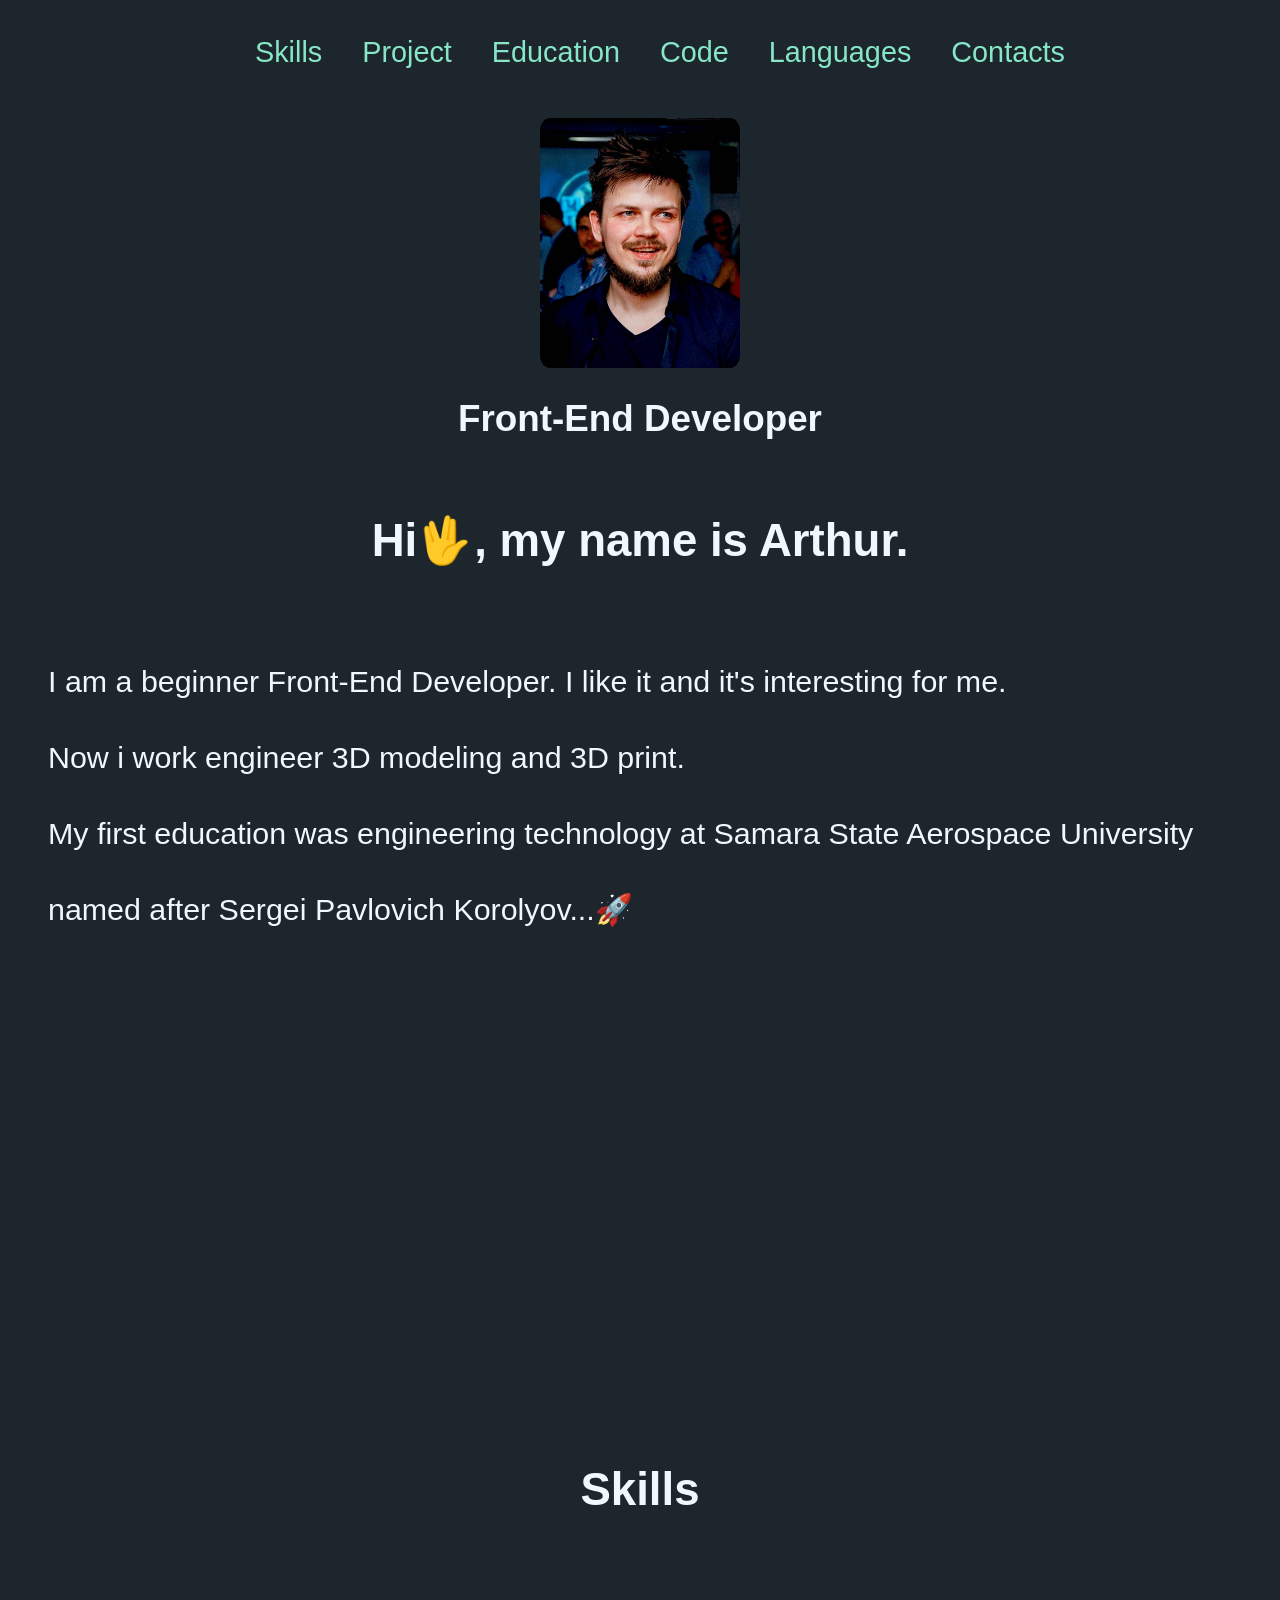
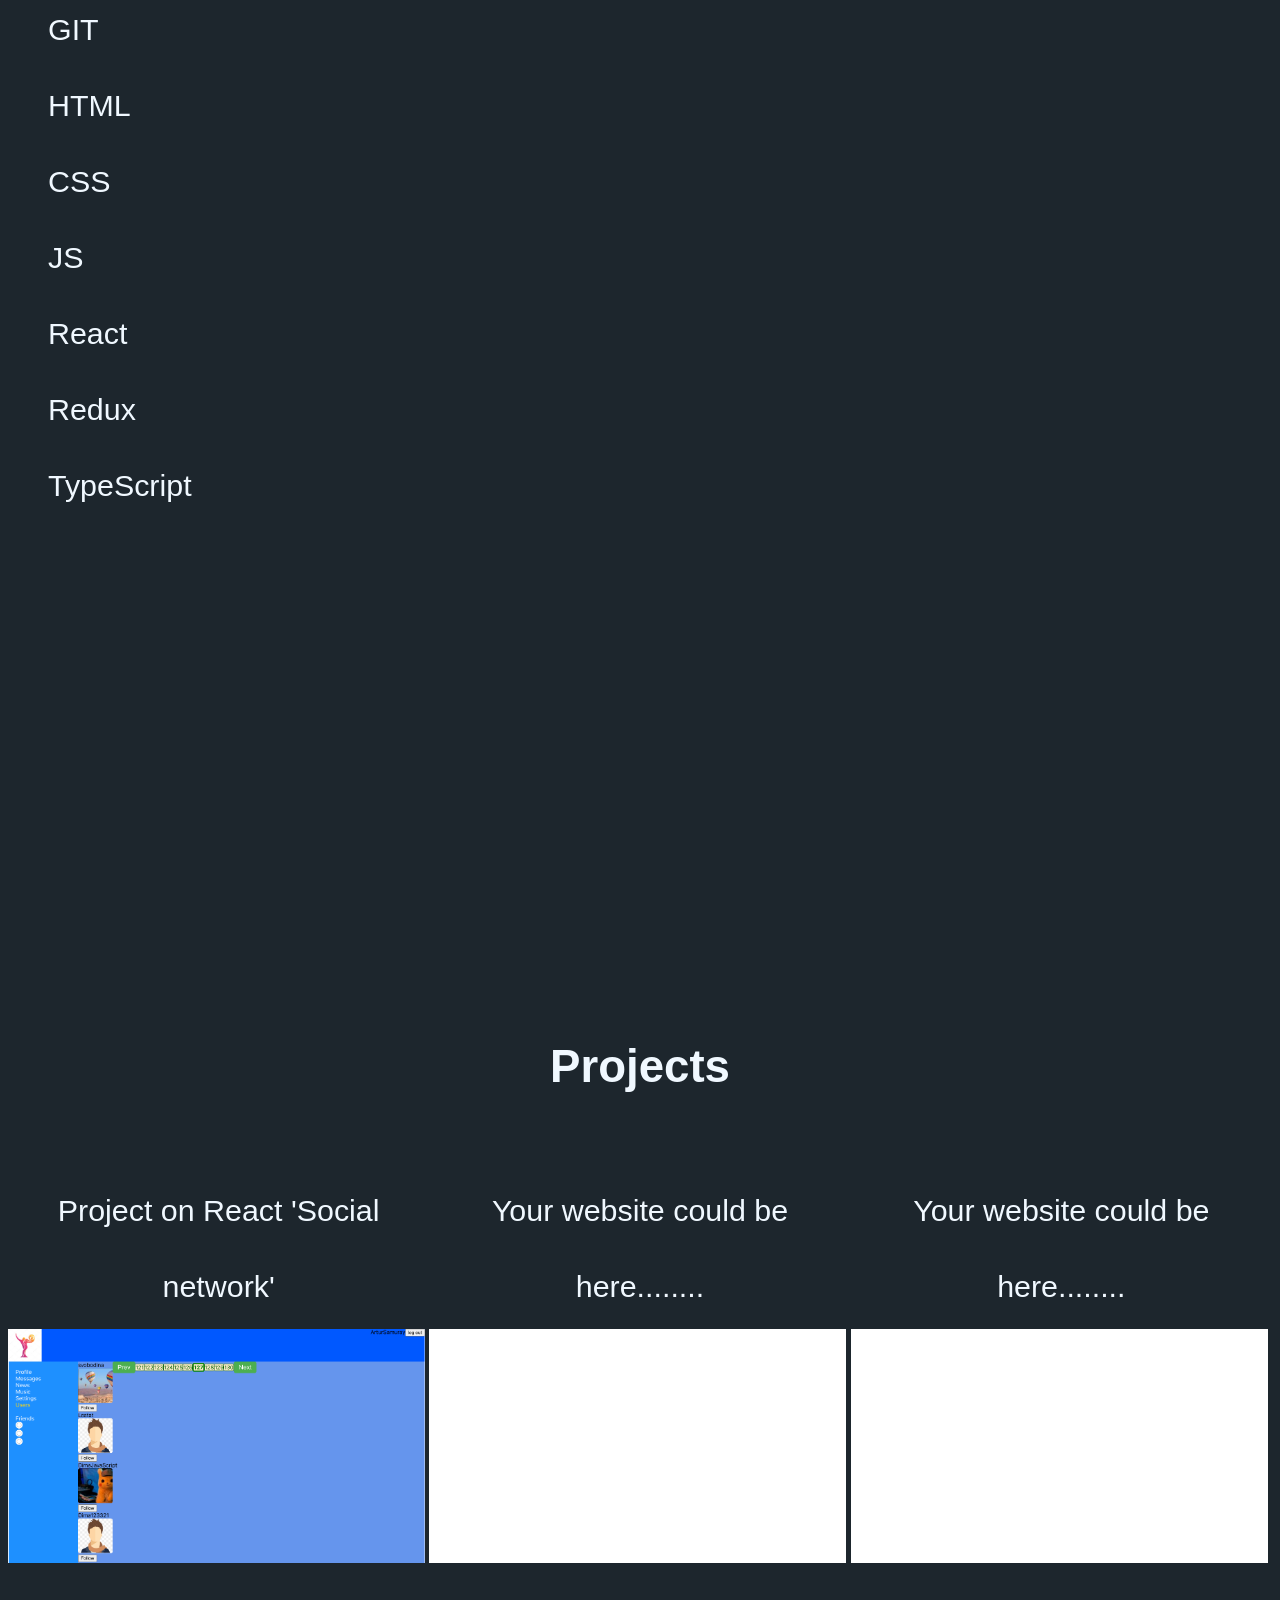
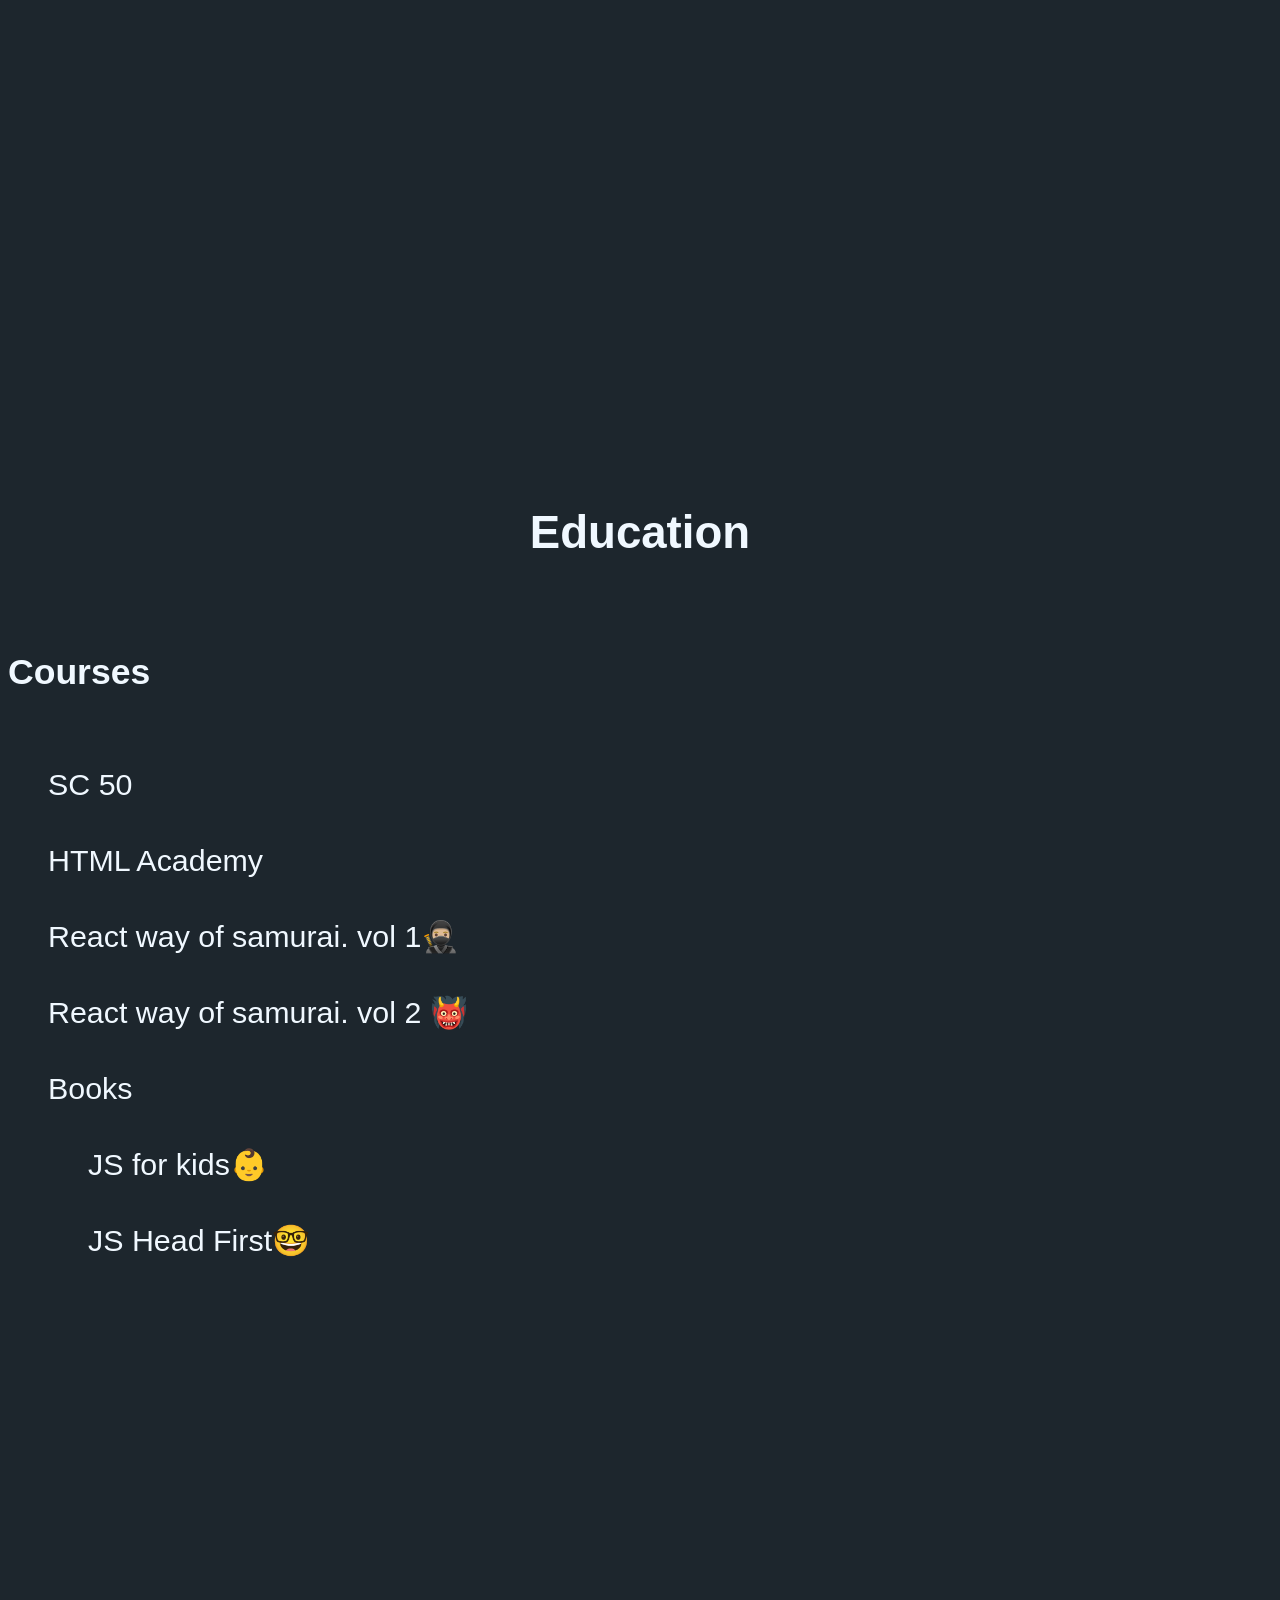
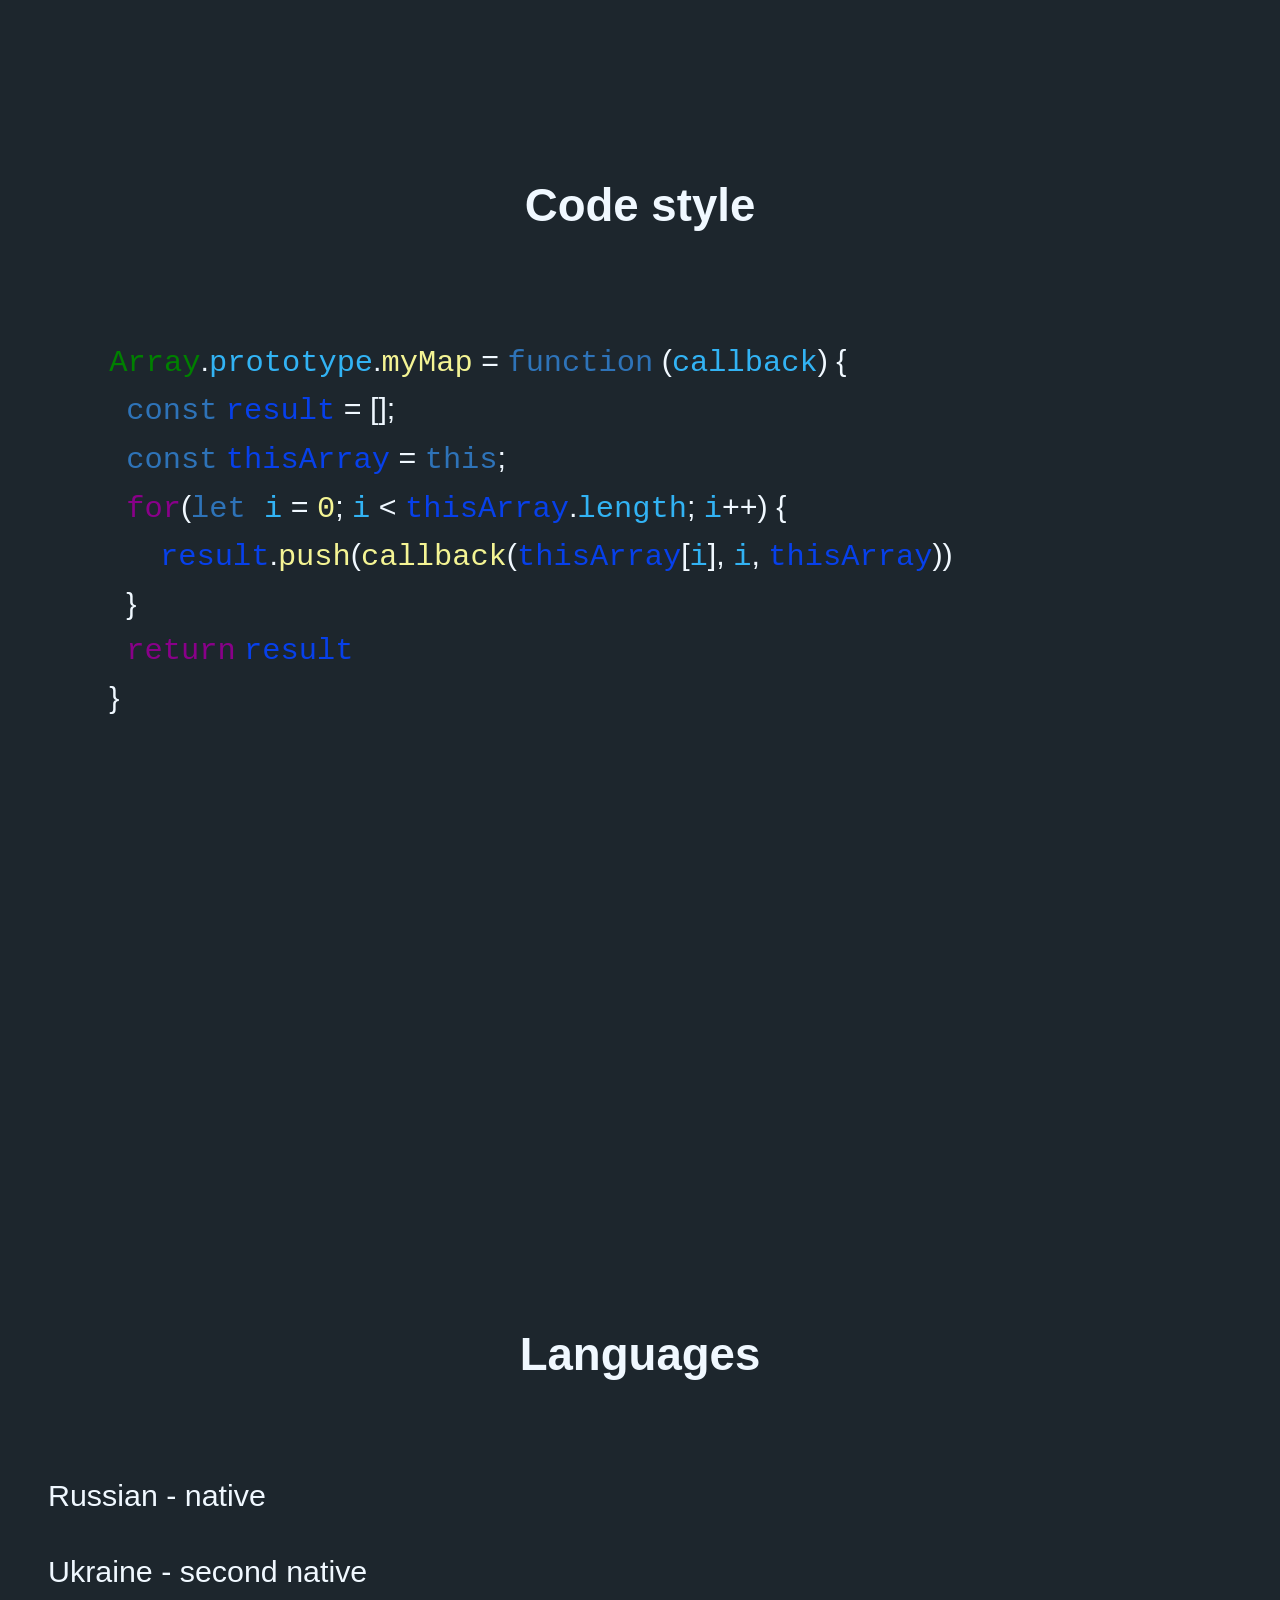
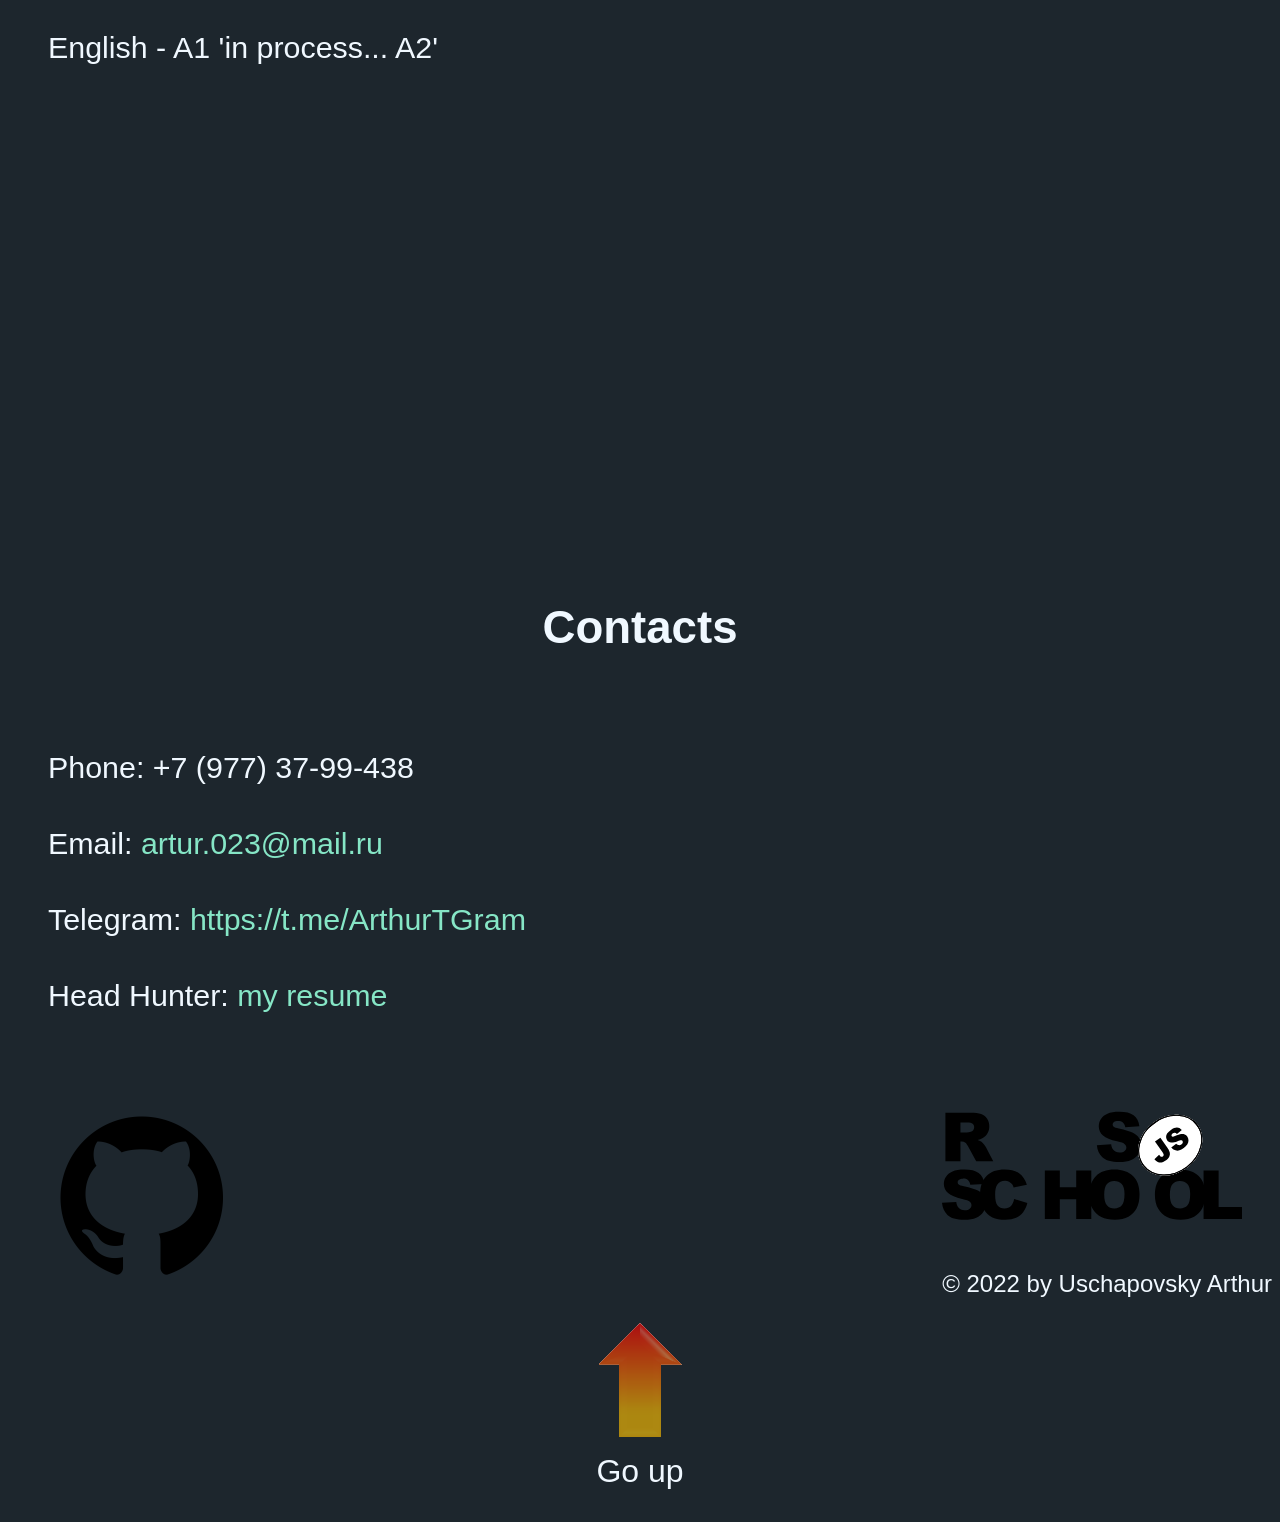
<file: index.html>
<!DOCTYPE html>
<html lang="en">

<head>
  <meta charset="UTF-8">
  <meta http-equiv="X-UA-Compatible" content="IE=edge">
  <meta name="viewport" content="width=device-width, initial-scale=1.0">
  <link rel="stylesheet" href="style.css">
  <link href="https://fonts.googleapis.com/css2?family=Red+Hat+Display:wght@400;900&amp;display=swap" rel="stylesheet">
  <title>Uschapovsky Arthur</title>
</head>

<body id="top">
  <header>
    <nav class="site-navigation">
      <ul>
        <li class="site-navigation_item"><a href="#skills">Skills</a></li>
        <li class="site-navigation_item"><a href="#project">Project</a></li>
        <li class="site-navigation_item"><a href="#education">Education</a></li>
        <li class="site-navigation_item"><a href="#code">Code</a></li>
        <li class="site-navigation_item"><a href="#languages">Languages</a></li>
        <li class="site-navigation_item"><a href="#contacts">Contacts</a></li>
      </ul>
    </nav>
  </header>

  <main class="site-main">

    <div class="div-img-my-photo">
      <img class="my-photo" src="./images/myPhoto.jpg" alt="my photo" width="250" height="300">
    </div>

    <h1 class="hidden">Uschapovsky Arthur - Front-End Developer resume</h1>
    <h2 class="text-front">Front-End Developer</h2>
    <section class="first-section">
      <h2>Hi🖖, my name is Arthur.</h2>
      <ul>
        <li>I am a beginner Front-End Developer.
          I like it and it's interesting for me.</li>
        <li>Now i work engineer 3D modeling
          and 3D print.</li>
        <li>My first education was engineering technology at
          Samara State Aerospace University
          named after Sergei Pavlovich Korolyov...🚀</li>
      </ul>
    </section>

    <section id="skills" class="site-main-section_item">
      <h2>Skills</h2>
      <ul>
        <li>GIT</li>
        <li>HTML</li>
        <li>CSS</li>
        <li>JS</li>
        <li>React</li>
        <li>Redux</li>
        <li>TypeScript</li>
      </ul>
    </section>

    <section id="project" class="site-main-section_item">
      <h2>Projects</h2>
      <div>
        <ul class="project-list">
          <li class="project-list_item">
            <div class="project-description">Project on React 'Social network'</div>
            <a href="https://artur023.github.io/ReactJS/">
              <img src="./images/project_1.png" alt="My project-1 social network">
            </a>
          </li>
          <li class="project-list_item">
            <div class="project-description">Your website could be here........</div>
            <a href="https://t.me/ArthurTGram">
              <img src="./images/project_X.png" alt="Your website could be here">
            </a>
          </li>
          <li class="project-list_item">
            <div class="project-description">Your website could be here........</div>
            <a href="https://t.me/ArthurTGram">
              <img src="./images/project_X.png" alt="Your website could be here">
            </a>
          </li>
        </ul>
      </div>
    </section>

    <section id="education" class="site-main-section_item">
      <h2>Education</h2>
      <h3>Courses</h3>
      <ul>
        <li>SC 50</li>
        <li>HTML Academy</li>
        <li>React way of samurai. vol 1🥷🏼</li>
        <li>React way of samurai. vol 2 👹</li>
        <li>Books
          <ul>
            <li>JS for kids👶</li>
            <li>JS Head First🤓</li>
          </ul>
        </li>
      </ul>
    </section>

    <section id="code" class="site-main-section_item">
      <h2>Code style</h2>
      <pre>
        <code class="my-code">
            <span class="green">Array</span>.<span class="turquoise">prototype</span>.<span class="yellow">myMap</span> = <span class="blue">function</span> (<span class="turquoise">callback</span>) {
              <span class="blue">const</span> <span class="blue2">result</span> = [];
              <span class="blue">const</span> <span class="blue2">thisArray</span> = <span class="blue">this</span>;
              <span class="violet">for</span>(<span class="blue">let </span><span class="turquoise">i</span> = <span class="yellow">0</span>; <span class="turquoise">i</span> &lt; <span class="blue2">thisArray</span>.<span class="turquoise">length</span>; <span class="turquoise">i</span>++) {
                  <span class="blue2">result</span>.<span class="yellow">push</span>(<span class="yellow">callback</span>(<span class="blue2">thisArray</span>[<span class="turquoise">i</span>], <span class="turquoise">i</span>, <span class="blue2">thisArray</span>))
              }
              <span class="violet">return</span> <span class="blue2">result</span>
            }
        </code >
      </pre>

    </section>

    <section id="languages" class="site-main-section_item">
      <h2>Languages</h2>
      <ul>
        <li>Russian - native</li>
        <li>Ukraine - second native</li>
        <li>English - A1 'in process... A2'</li>
      </ul>
    </section>

    <section id="contacts" class="site-main-section_item">
      <h2>Contacts</h2>
      <ul>
        <li>Phone: +7 (977) 37-99-438</li>
        <li>Email:<a href="artur.023@mail.ru" class="site-main-section_link"> artur.023@mail.ru</a></li>
        <li>Telegram:<a href="https://t.me/ArthurTGram" class="site-main-section_link"> https://t.me/ArthurTGram</a>
        </li>
        <li>Head Hunter:<a href="https://hh.ru/resume/65a5c67fff075723f70039ed1f614864736451"
            class="site-main-section_link"> my resume</a></li>
      </ul>
    </section>

  </main>


  <footer>
    <ul>
      <li class="my-github"><a href="https://github.com/Artur023"><img src="./images/logo_github.png" alt="My github">
        </a></li>
      <li class="rs-school-logo">
        <a href="https://rs.school/js/">
          <img height="200" width="300" src="./images/logo_rs_school_js.svg" alt="logo rs_school">
        </a>
        <div>© 2022 by Uschapovsky Arthur</div>
      </li>
    </ul>
  </footer>
  <div class="up"><a href="#top"><img src="./images/up.png" alt="button go up">
      <p>Go up</p>
    </a></div>
</body>

</html>
</file>
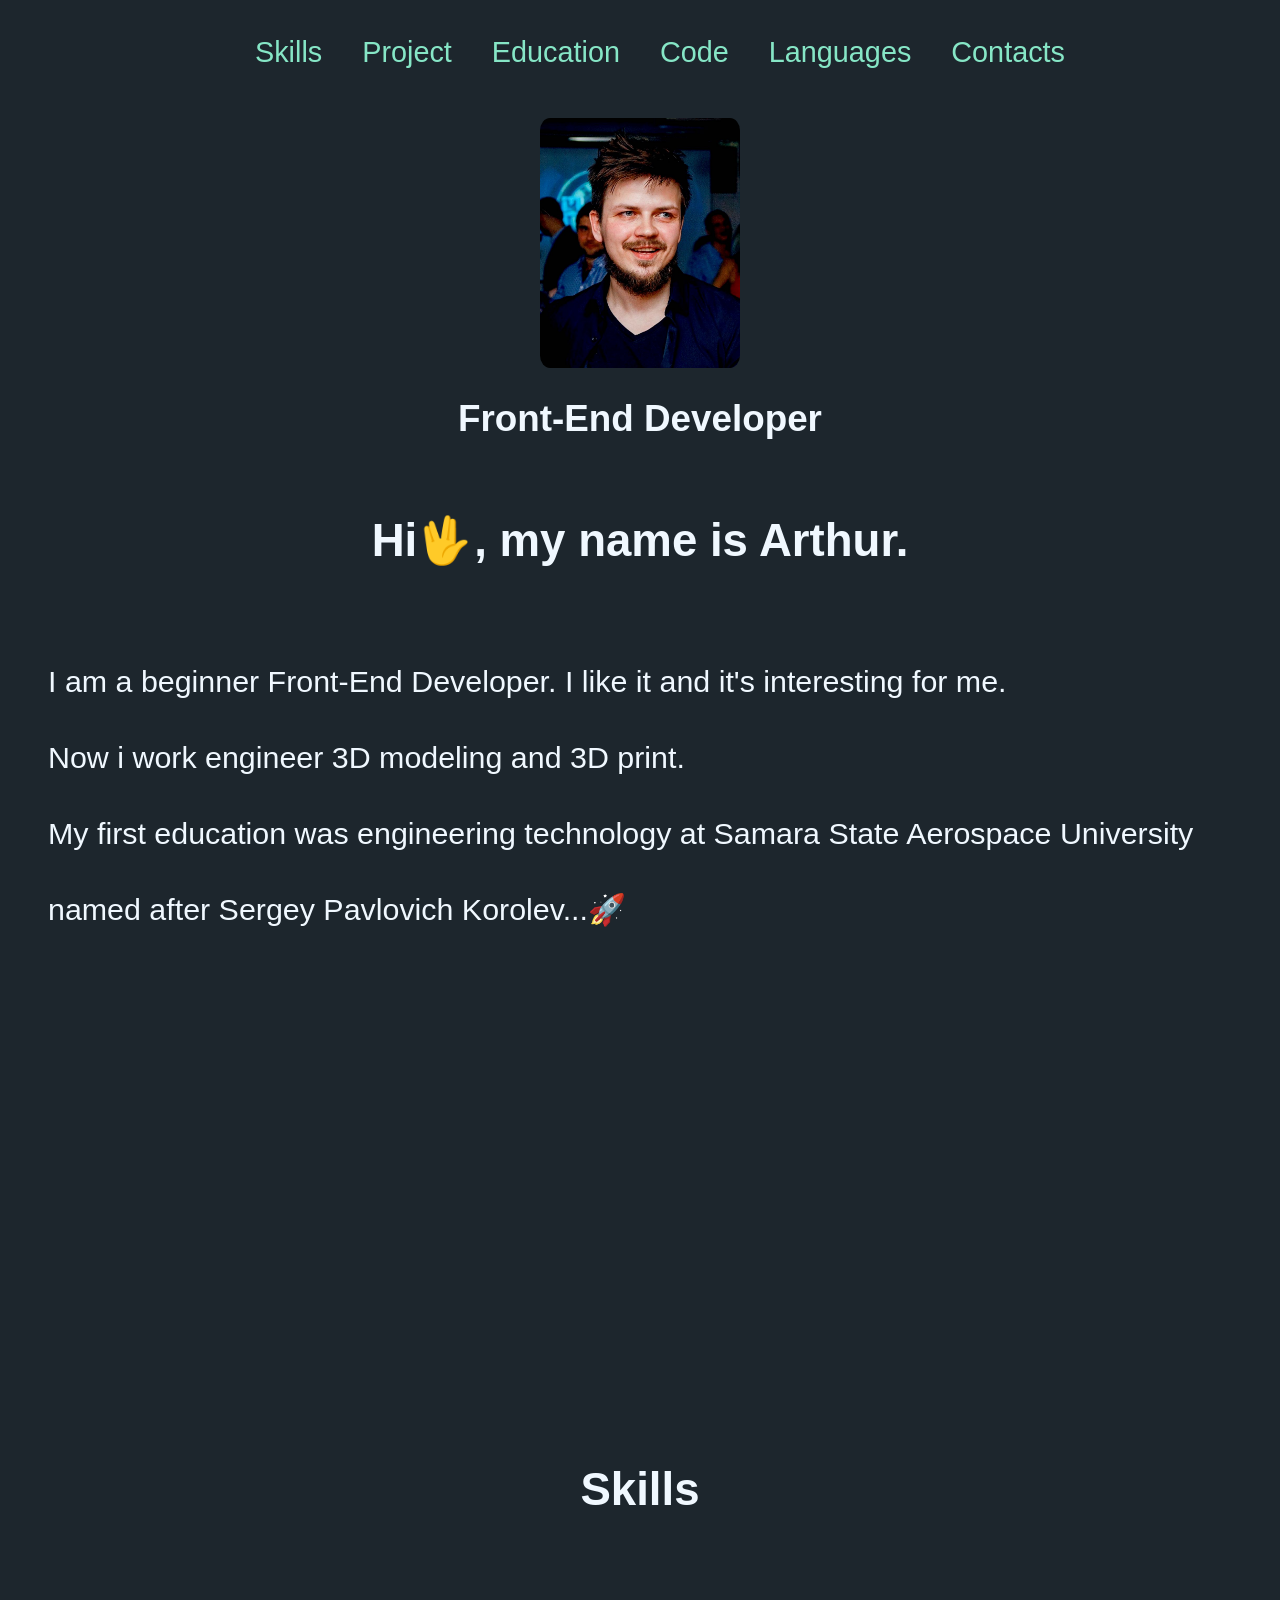
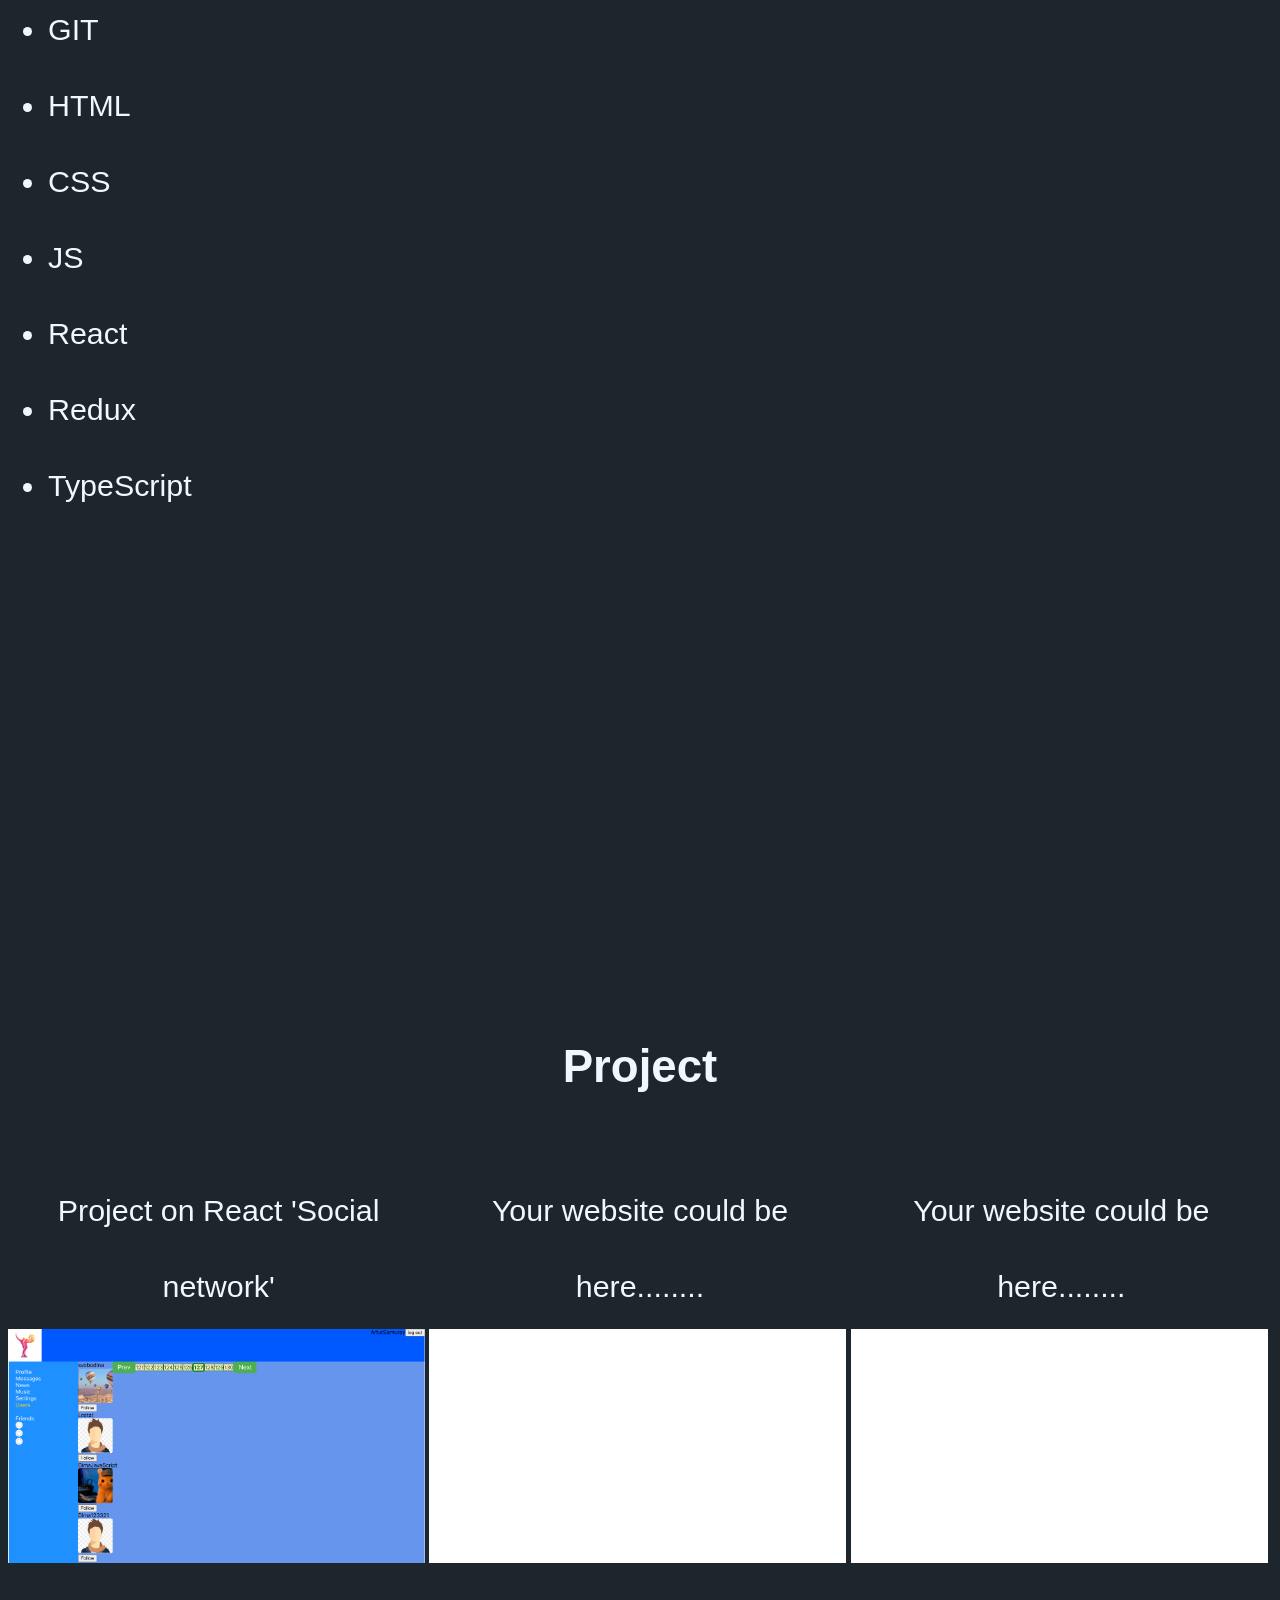
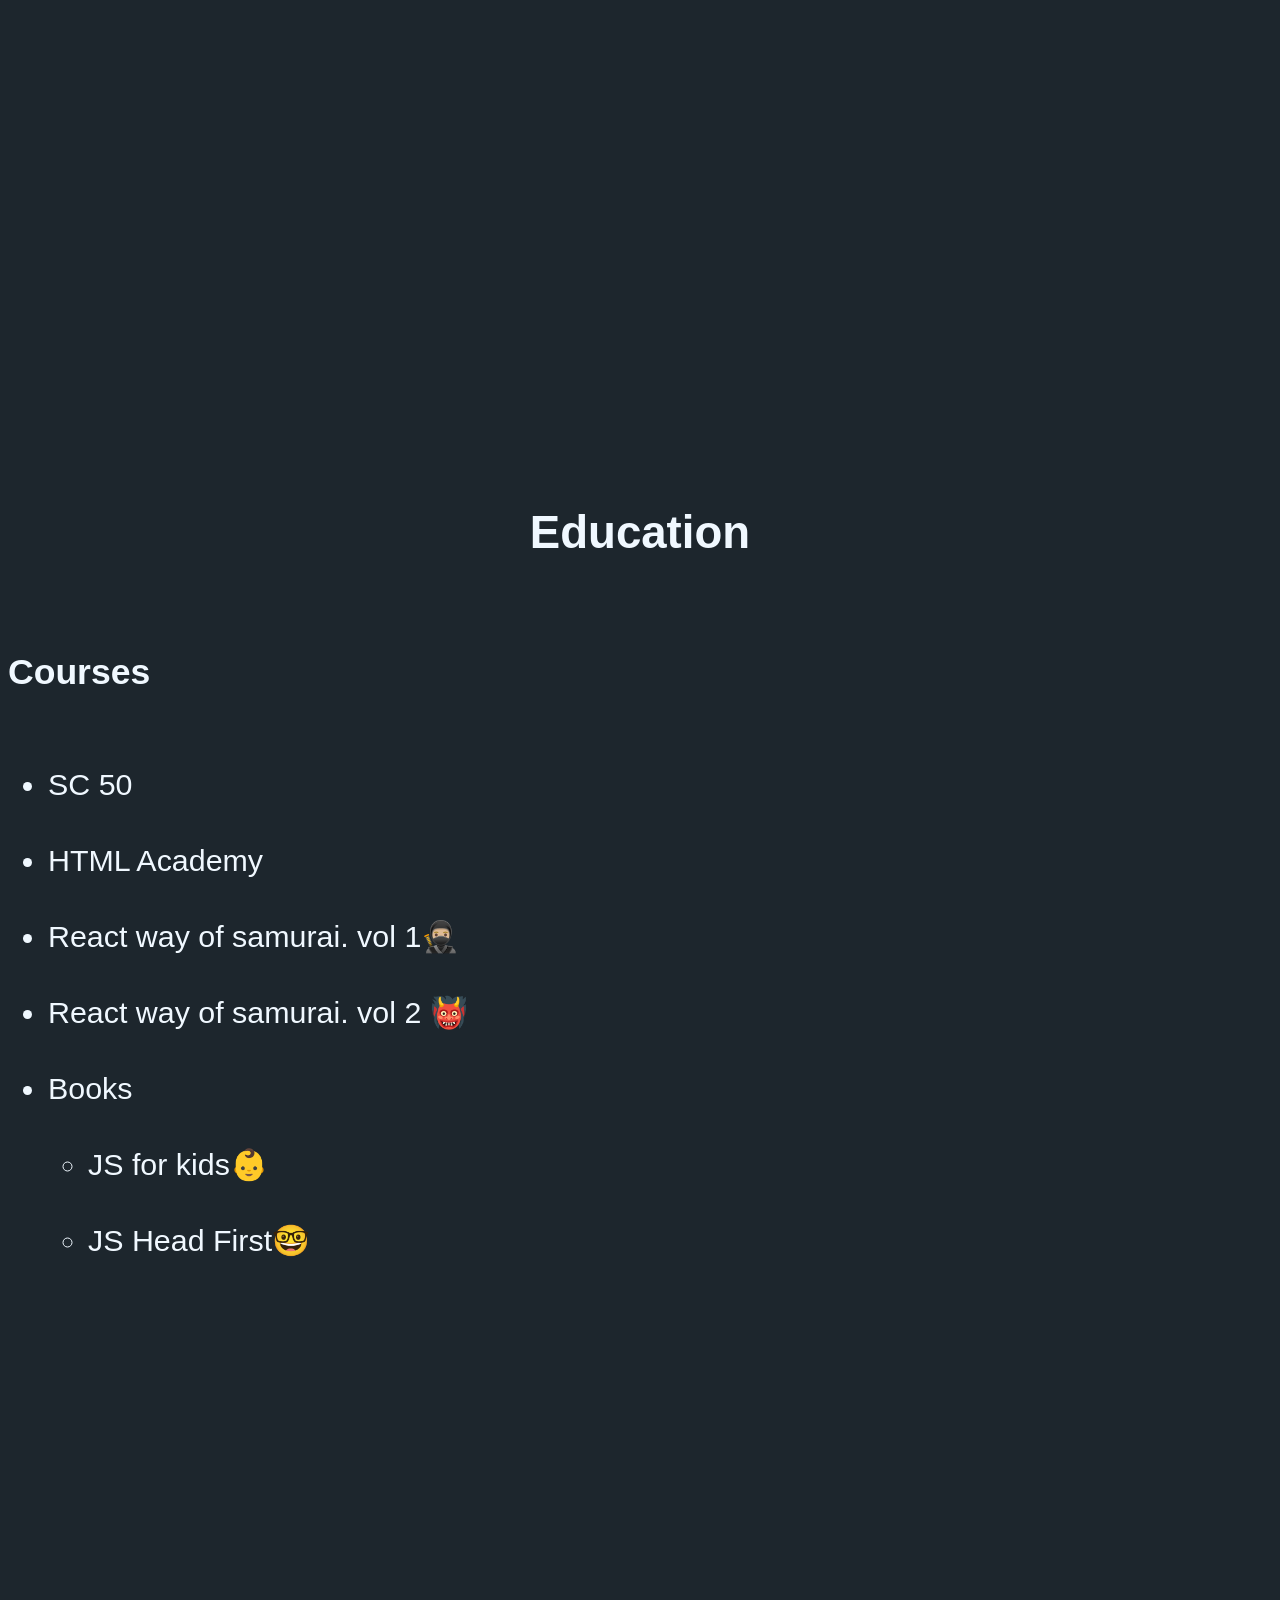
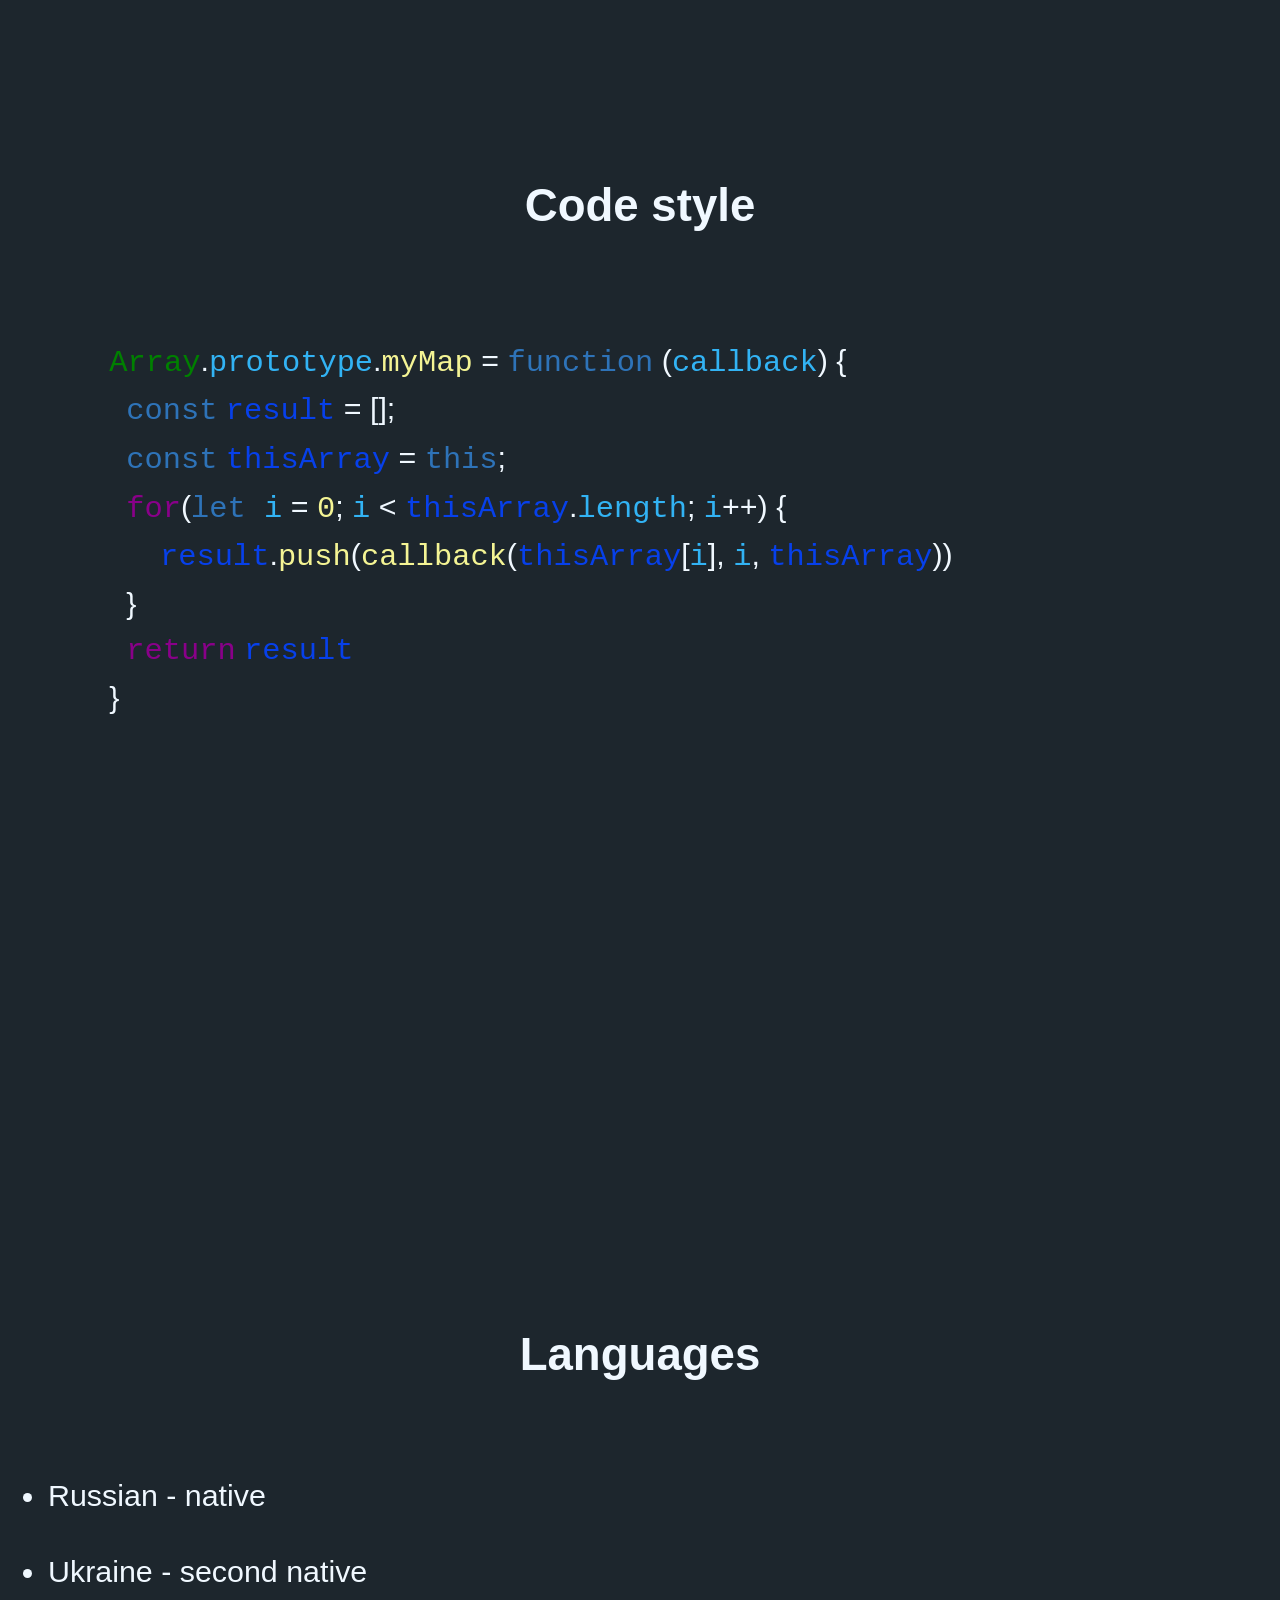
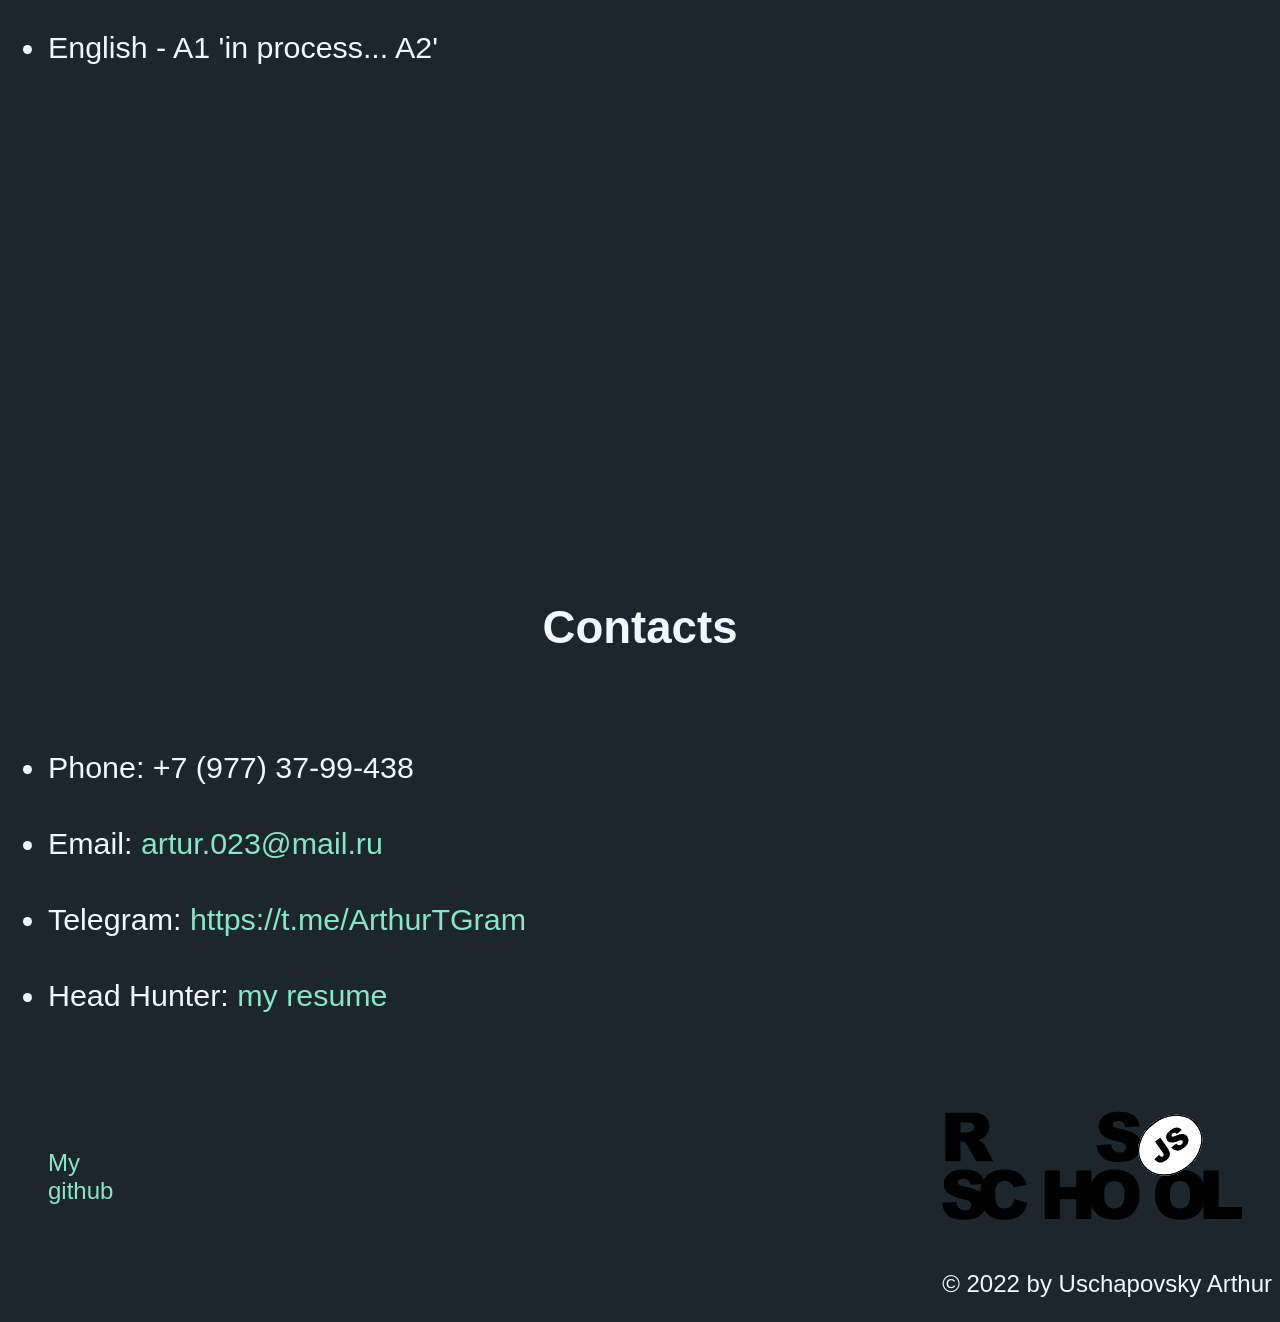
<file: Project/index.html>
<!DOCTYPE html>
<html lang="en">

<head>
  <meta charset="UTF-8">
  <meta http-equiv="X-UA-Compatible" content="IE=edge">
  <meta name="viewport" content="width=device-width, initial-scale=1.0">
  <link rel="stylesheet" href="style.css">
  <link href="https://fonts.googleapis.com/css2?family=Red+Hat+Display:wght@400;900&amp;display=swap" rel="stylesheet">
  <title>Uschapovsky Arthur</title>
</head>

<body>
  <header>
    <nav class="site-navigation">
      <ul>
        <li class="site-navigation_item"><a href="#skills">Skills</a></li>
        <li class="site-navigation_item"><a href="#project">Project</a></li>
        <li class="site-navigation_item"><a href="#education">Education</a></li>
        <li class="site-navigation_item"><a href="#code">Code</a></li>
        <li class="site-navigation_item"><a href="#languages">Languages</a></li>
        <li class="site-navigation_item"><a href="#contacts">Contacts</a></li>
      </ul>
    </nav>
  </header>

  <main class="site-main">

    <div class="div-img-my-photo">
      <img class="my-photo" src="/Project/images/myPhoto.jpg" alt="my photo" width="250" height="300">
    </div>

    <h1 class="hidden">Uschapovsky Arthur - Front-End Developer resume</h1>
    <h2 class="text-front">Front-End Developer</h2>
    <section class="first-section">
      <h2>Hi🖖, my name is Arthur.</h2>
      <ul>
        <li>I am a beginner Front-End Developer.
          I like it and it's interesting for me.</li>
        <li>Now i work engineer 3D modeling
          and 3D print.</li>
        <li>My first education was engineering technology at
          Samara State Aerospace University
          named after Sergey Pavlovich Korolev...🚀</li>
      </ul>
    </section>

    <section id="skills" class="site-main-section_item">
      <h2>Skills</h2>
      <ul>
        <li>GIT</li>
        <li>HTML</li>
        <li>CSS</li>
        <li>JS</li>
        <li>React</li>
        <li>Redux</li>
        <li>TypeScript</li>
      </ul>
    </section>

    <section id="project" class="site-main-section_item">
      <h2>Project</h2>
      <div>
        <ul class="project-list">
          <li class="project-list_item">
            <div class="project-description">Project on React 'Social network'</div>
            <a href="https://artur023.github.io/ReactJS/">
              <img src="./images/project_1.png" alt="My project-1 social network">
            </a>
          </li>
          <li class="project-list_item">
            <div class="project-description">Your website could be here........</div>
            <a href="https://t.me/ArthurTGram">
              <img src="./images/project_X.png" alt="Your website could be here">
            </a>
          </li>
          <li class="project-list_item">
            <div class="project-description">Your website could be here........</div>
            <a href="https://t.me/ArthurTGram">
              <img src="./images/project_X.png" alt="Your website could be here">
            </a>
          </li>
        </ul>
      </div>
    </section>

    <section id="education" class="site-main-section_item">
      <h2>Education</h2>
      <h3>Courses</h3>
      <ul>
        <li>SC 50</li>
        <li>HTML Academy</li>
        <li>React way of samurai. vol 1🥷🏼</li>
        <li>React way of samurai. vol 2 👹</li>
        <li>Books
          <ul>
            <li>JS for kids👶</li>
            <li>JS Head First🤓</li>
          </ul>
        </li>
      </ul>
    </section>

    <section id="code" class="site-main-section_item">
      <h2>Code style</h2>
      <pre>
        <code class="my-code">
            <span class="green">Array</span>.<span class="turquoise">prototype</span>.<span class="yellow">myMap</span> = <span class="blue">function</span> (<span class="turquoise">callback</span>) {
              <span class="blue">const</span> <span class="blue2">result</span> = [];
              <span class="blue">const</span> <span class="blue2">thisArray</span> = <span class="blue">this</span>;
              <span class="violet">for</span>(<span class="blue">let </span><span class="turquoise">i</span> = <span class="yellow">0</span>; <span class="turquoise">i</span> &lt; <span class="blue2">thisArray</span>.<span class="turquoise">length</span>; <span class="turquoise">i</span>++) {
                  <span class="blue2">result</span>.<span class="yellow">push</span>(<span class="yellow">callback</span>(<span class="blue2">thisArray</span>[<span class="turquoise">i</span>], <span class="turquoise">i</span>, <span class="blue2">thisArray</span>))
              }
              <span class="violet">return</span> <span class="blue2">result</span>
            }
        </code >
      </pre>

    </section>

    <section id="languages" class="site-main-section_item">
      <h2>Languages</h2>
      <ul>
        <li>Russian - native</li>
        <li>Ukraine - second native</li>
        <li>English - A1 'in process... A2'</li>
      </ul>
    </section>

    <section id="contacts" class="site-main-section_item">
      <h2>Contacts</h2>
      <ul>
        <li>Phone: +7 (977) 37-99-438</li>
        <li>Email:<a href="artur.023@mail.ru" class="site-main-section_link"> artur.023@mail.ru</a></li>
        <li>Telegram:<a href="https://t.me/ArthurTGram" class="site-main-section_link"> https://t.me/ArthurTGram</a>
        </li>
        <li>Head Hunter:<a href="https://hh.ru/resume/65a5c67fff075723f70039ed1f614864736451"
            class="site-main-section_link"> my resume</a></li>
      </ul>
    </section>

  </main>

  <footer>
    <ul>
      <li class="my-github"><a href="https://github.com/Artur023">My github</a></li>
      <li>
        <a href="https://rs.school/js/">
          <img height="200" width="300" src="./images/logo_rs_school_js.svg" alt="logo rs_school">
        </a>
        <div>© 2022 by Uschapovsky Arthur</div>
      </li>
    </ul>
  </footer>


</body>

</html>
</file>
<file: style.css>
* {
    position: relative;
    background-color: #1D262D;
    color: aliceblue;
    font-family: 'Segoe UI', Tahoma, Geneva, Verdana, sans-serif;
}

html {
    scroll-behavior: smooth;
}

ul li {
    list-style: none;
}

/* menu */
nav ul {
    display: flex;
    justify-content: center;
}

@media(max-width: 850px) {
    nav ul {
        display: flex;
        flex-direction: column;
        justify-content: center;
        padding: 5px;
        text-align: center;
    }
}

/* @media(max-width: 700px) {
    main {
        margin: auto;
    }
} */

header ul li {
    padding: 20px;
    transition: 5s liner;
    font-size: 180%;

}

a {
    text-decoration: none;
    transition: .5s linear;
    color: rgb(134, 230, 198);
}

a:hover {
    background: purple;
    font-size: 120%;
}

/* img */
.div-img-my-photo {
    display: flex;
    justify-content: center;
}

.my-photo {
    height: 45%;
    width: 45%;
    border-radius: 5%;
    margin-top: 1%;
}

@media(min-width: 500px) {
    .my-photo {
        width: 200px;
        height: 250px;
    }
}

/* h1 */
.hidden {
    position: absolute;
    clip: rect(0 0 0 0);
    width: 1px;
    height: 1px;
    margin: -1px;
}

.text-front {
    font-size: 230%;

}

h2 {
    text-align: center;
    margin-bottom: 5%;
}

/* section */
section {
    margin-top: 40%;
    font-size: 190%;
    line-height: 250%;

}

.first-section {
    margin-top: 1%;
}

.first-section ul {
    list-style: none;
}

/* skills */


/* code */

#code {
    line-height: 150%;
}

.my-code {
    text-align: center;
}

/* code colors */
code span {
    font-family: 'Courier New', Courier, monospace
}

.green {
    color: green;

}

.turquoise {
    color: rgb(50, 179, 244);
}

.blue {
    color: rgb(46, 115, 184)
}

.blue2 {
    color: rgb(7, 64, 234);
}

.yellow {
    color: rgb(244, 244, 148)
}

.violet {
    color: rgb(137, 0, 137);
}


/* project */
.project-description {
    padding: 1%;
    font-size: 100%;
    text-align: center;
}

@media(max-width: 850px) {
    ul.project-list {
        flex-direction: column;
    }

    .project-list_item {
        width: 50%;
        height: 50%;
    }

    .project-description {
        font-size: 50%;
    }

}

ul.project-list {
    display: flex;
    justify-content: space-around;
    align-items: center;
    padding: 0;
    margin-top: 0;
}


.project-list_item a img {
    width: 99%;
    height: 99%;
}

/* footer */
footer ul {
    display: flex;
    justify-content: space-between;
    list-style: none;
    font-size: 150%;
}

li.my-github a {
    position: absolute;
    margin-top: 40px;
}

.my-github img {
    width: 200px;
    height: 200px;
}

@media(max-width: 600px) {
    footer ul {
        flex-direction: column;
    }

    li.my-github a {
        position: relative;
    }

    .my-github img {
        width: 50%;
        height: 50%;
    }

    .rs-school-logo img {
        width: 50%;
        height: 50%;
    }
}

/* back to top */
.up {
    position: relative;
    font-size: 200%;
    text-align: center;
}

.up a p {
    margin-top: 2px;
}
</file>
<file: Project/style.css>
* {
    position: relative;
    background-color: #1D262D;
    color: aliceblue;
    font-family: 'Segoe UI', Tahoma, Geneva, Verdana, sans-serif;

}

/* menu */
nav ul {
    display: flex;
    justify-content: center;
}

@media(max-width: 850px) {
    nav ul {
        display: flex;
        flex-direction: column;
        justify-content: center;
        padding: 5px;
        text-align: center;
    }
}

/* @media(max-width: 700px) {
    main {
        margin: auto;
    }
} */

header ul li {
    padding: 20px;
    transition: 5s liner;
    list-style: none;
    font-size: 180%;

}

a {
    text-decoration: none;
    transition: .5s linear;
    color: rgb(134, 230, 198);
}

a:hover {
    background: purple;
    font-size: 120%;
}

/* img */
.div-img-my-photo {
    display: flex;
    justify-content: center;
}

.my-photo {
    height: 45%;
    width: 45%;
    border-radius: 5%;
    margin-top: 1%;
}

@media(min-width: 500px) {
    .my-photo {
        width: 200px;
        height: 250px;
    }
}

/* h1 */
.hidden {
    position: absolute;
    clip: rect(0 0 0 0);
    width: 1px;
    height: 1px;
    margin: -1px;
}

.text-front {
    font-size: 230%;

}

h2 {
    text-align: center;
    margin-bottom: 5%;
}

/* section */
section {
    margin-top: 40%;
    font-size: 190%;
    line-height: 250%;

}

.first-section {
    margin-top: 1%;
}

.first-section ul{
    list-style: none;
}

/* skills */


/* code */

#code {
    line-height: 150%;

}

/* code colors */
code span {
    font-family: 'Courier New', Courier, monospace
}
.green {
    color: green;

}

.turquoise {
    color: rgb(50, 179, 244);
}

.blue {
    color: rgb(46, 115, 184)
}

.blue2 {
    color: rgb(7, 64, 234);
}

.yellow {
    color: rgb(244, 244, 148)
}

.violet {
    color: rgb(137, 0, 137);
}

/* footer */
footer ul {
    display: flex;
    justify-content: space-between;
    list-style: none;
    font-size: 150%;
}


li.my-github a {
    position: absolute;
    margin-top: 85px;
}

/* project */
.project-description {
    padding: 1%;
    font-size: 100%;
    text-align: center;
}

@media(max-width: 850px) {
    ul.project-list {
        flex-direction: column;
    }

    .project-list_item {
        width: 50%;
        height: 50%;
    }

    .project-description {
        font-size: 50%;
    }

}

ul.project-list {
    display: flex;
    justify-content: space-around;
    align-items: center;
    padding: 0;
    margin-top: 0;
}

ul.project-list li {
    list-style: none;
}

.project-list_item a img {
    width: 99%;
    height: 99%;
}
</file>
